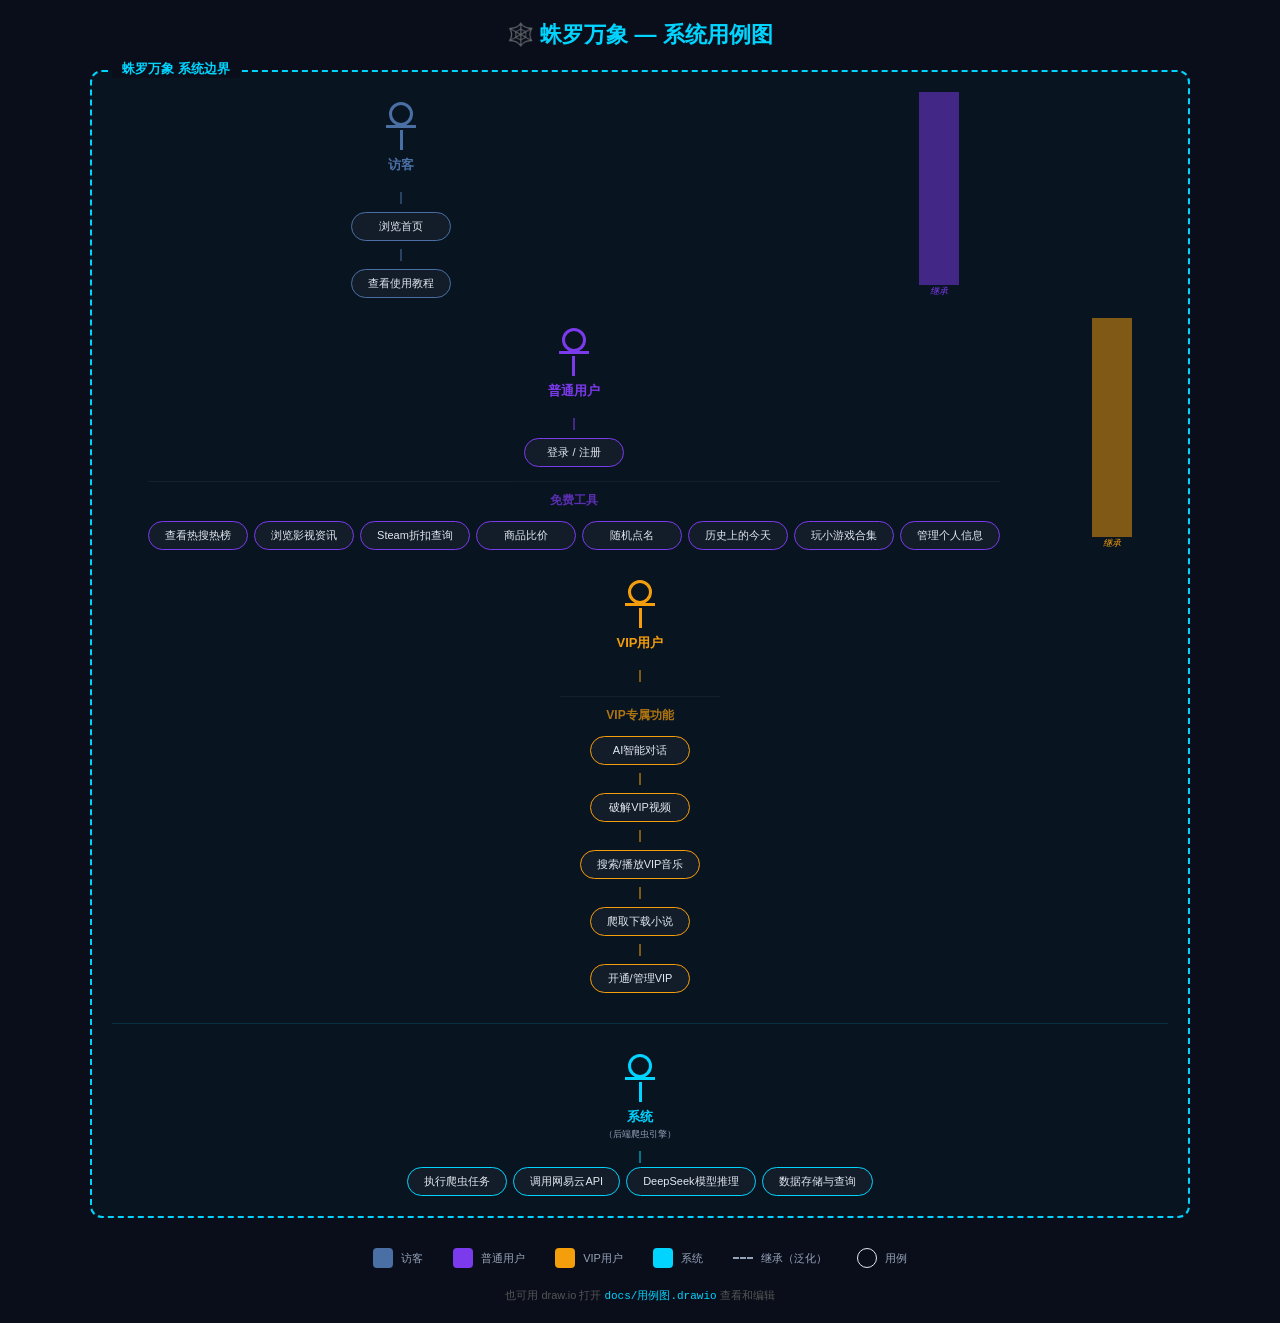
<file: docs/用例图.html>
<!DOCTYPE html>
<html lang="zh-CN">
<head>
<meta charset="UTF-8">
<title>蛛罗万象 - 用例图</title>
<style>
* { margin: 0; padding: 0; box-sizing: border-box; }
body { background: #0a0e1a; font-family: 'Segoe UI','Microsoft YaHei',sans-serif; padding: 20px; }
h1 { text-align: center; color: #00d4ff; margin-bottom: 20px; font-size: 22px; }
.diagram { display: flex; justify-content: center; gap: 30px; position: relative; }

/* System boundary */
.system { border: 2px dashed #00d4ff; border-radius: 12px; padding: 20px; position: relative; background: rgba(0,212,255,0.03); }
.system-label { position: absolute; top: -12px; left: 20px; background: #0a0e1a; padding: 0 10px; color: #00d4ff; font-size: 13px; font-weight: 700; }

/* Columns */
.col { display: flex; flex-direction: column; align-items: center; gap: 8px; min-width: 160px; }

/* Actor */
.actor { display: flex; flex-direction: column; align-items: center; gap: 2px; margin: 10px 0; }
.actor-head { width: 24px; height: 24px; border-radius: 50%; border: 3px solid; }
.actor-body { width: 3px; height: 20px; background: currentColor; }
.actor-arms { width: 30px; height: 3px; background: currentColor; margin-top: -3px; }
.actor-label { font-size: 13px; font-weight: 700; margin-top: 4px; }
.actor-sub { font-size: 9px; color: #94a3b8; }

/* Colors */
.c-visitor { color: #4a6fa5; }
.c-user { color: #7c3aed; }
.c-vip { color: #f59e0b; }
.c-sys { color: #00d4ff; }

/* Use case bubble */
.uc { border-radius: 50px; padding: 6px 16px; font-size: 11px; color: #e2e8f0; text-align: center; min-width: 100px; border: 1.5px solid; background: rgba(255,255,255,0.04); }
.uc.visitor { border-color: #4a6fa5; }
.uc.user { border-color: #7c3aed; }
.uc.vip { border-color: #f59e0b; }
.uc.sys { border-color: #00d4ff; }

/* Line connector */
.connector { width: 2px; height: 12px; background: currentColor; opacity: 0.5; }

/* Horizontal connector */
.h-connector { position: relative; display: flex; align-items: center; }
.h-line { height: 2px; background: #94a3b8; opacity: 0.5; flex: 1; min-width: 60px; }
.h-label { font-size: 9px; color: #94a3b8; font-style: italic; text-align: center; padding: 0 8px; }

/* Section labels */
.section-label { font-size: 12px; color: #94a3b8; font-weight: 600; padding: 10px 0 4px; text-align: center; border-top: 1px solid rgba(255,255,255,0.08); width: 100%; margin-top: 6px; }

/* Legend */
.legend { margin-top: 30px; display: flex; justify-content: center; gap: 30px; flex-wrap: wrap; }
.legend-item { display: flex; align-items: center; gap: 8px; color: #94a3b8; font-size: 11px; }
.legend-color { width: 20px; height: 20px; border-radius: 4px; }
</style>
</head>
<body>

<h1>🕸️ 蛛罗万象 — 系统用例图</h1>

<div class="system" style="max-width:1100px;margin:0 auto">
  <div class="system-label">蛛罗万象 系统边界</div>

  <div style="display:flex;gap:20px;justify-content:space-around;flex-wrap:wrap">

    <!-- ========== 访客列 ========== -->
    <div class="col">
      <div class="actor c-visitor">
        <div class="actor-head" style="border-color:#4a6fa5"></div>
        <div class="actor-arms" style="background:#4a6fa5"></div>
        <div class="actor-body" style="background:#4a6fa5"></div>
        <div class="actor-label" style="color:#4a6fa5">访客</div>
      </div>
      <div class="connector" style="color:#4a6fa5"></div>
      <div class="uc visitor">浏览首页</div>
      <div class="connector" style="color:#4a6fa5"></div>
      <div class="uc visitor">查看使用教程</div>
    </div>

    <!-- 继承箭头 -->
    <div style="display:flex;flex-direction:column;justify-content:center;align-items:center">
      <div class="h-line" style="min-width:40px;background:#7c3aed;border-top:2px dashed #7c3aed;height:0"></div>
      <div class="h-label" style="color:#7c3aed">继承</div>
    </div>

    <!-- ========== 普通用户列 ========== -->
    <div class="col">
      <div class="actor c-user">
        <div class="actor-head" style="border-color:#7c3aed"></div>
        <div class="actor-arms" style="background:#7c3aed"></div>
        <div class="actor-body" style="background:#7c3aed"></div>
        <div class="actor-label" style="color:#7c3aed">普通用户</div>
      </div>
      <div class="connector" style="color:#7c3aed"></div>
      <div class="uc user">登录 / 注册</div>

      <div class="section-label" style="color:#7c3aed;opacity:0.7">免费工具</div>

      <div style="display:flex;flex-wrap:wrap;justify-content:center;gap:6px">
        <div class="uc user">查看热搜热榜</div>
        <div class="uc user">浏览影视资讯</div>
        <div class="uc user">Steam折扣查询</div>
        <div class="uc user">商品比价</div>
        <div class="uc user">随机点名</div>
        <div class="uc user">历史上的今天</div>
        <div class="uc user">玩小游戏合集</div>
        <div class="uc user">管理个人信息</div>
      </div>
    </div>

    <!-- 继承箭头 -->
    <div style="display:flex;flex-direction:column;justify-content:center;align-items:center">
      <div class="h-line" style="min-width:40px;background:#f59e0b;border-top:2px dashed #f59e0b;height:0"></div>
      <div class="h-label" style="color:#f59e0b">继承</div>
    </div>

    <!-- ========== VIP用户列 ========== -->
    <div class="col">
      <div class="actor c-vip">
        <div class="actor-head" style="border-color:#f59e0b"></div>
        <div class="actor-arms" style="background:#f59e0b"></div>
        <div class="actor-body" style="background:#f59e0b"></div>
        <div class="actor-label" style="color:#f59e0b">VIP用户</div>
      </div>
      <div class="connector" style="color:#f59e0b"></div>

      <div class="section-label" style="color:#f59e0b;opacity:0.7">VIP专属功能</div>

      <div class="uc vip">AI智能对话</div>
      <div class="connector" style="color:#f59e0b"></div>
      <div class="uc vip">破解VIP视频</div>
      <div class="connector" style="color:#f59e0b"></div>
      <div class="uc vip">搜索/播放VIP音乐</div>
      <div class="connector" style="color:#f59e0b"></div>
      <div class="uc vip">爬取下载小说</div>
      <div class="connector" style="color:#f59e0b"></div>
      <div class="uc vip">开通/管理VIP</div>
    </div>
  </div>

  <!-- 系统参与者 -->
  <div style="margin-top:30px;padding-top:20px;border-top:1px solid rgba(0,212,255,0.15);display:flex;flex-direction:column;align-items:center">
    <div class="actor c-sys">
      <div class="actor-head" style="border-color:#00d4ff"></div>
      <div class="actor-arms" style="background:#00d4ff"></div>
      <div class="actor-body" style="background:#00d4ff"></div>
      <div class="actor-label" style="color:#00d4ff">系统</div>
      <div class="actor-sub">（后端爬虫引擎）</div>
    </div>
    <div class="connector" style="color:#00d4ff"></div>
    <div style="display:flex;flex-wrap:wrap;justify-content:center;gap:6px;margin-top:4px">
      <div class="uc sys">执行爬虫任务</div>
      <div class="uc sys">调用网易云API</div>
      <div class="uc sys">DeepSeek模型推理</div>
      <div class="uc sys">数据存储与查询</div>
    </div>
  </div>

</div>

<!-- 图例 -->
<div class="legend">
  <div class="legend-item"><div class="legend-color" style="background:#4a6fa5"></div> 访客</div>
  <div class="legend-item"><div class="legend-color" style="background:#7c3aed"></div> 普通用户</div>
  <div class="legend-item"><div class="legend-color" style="background:#f59e0b"></div> VIP用户</div>
  <div class="legend-item"><div class="legend-color" style="background:#00d4ff"></div> 系统</div>
  <div class="legend-item"><div style="width:20px;height:0;border-top:2px dashed #94a3b8"></div> 继承（泛化）</div>
  <div class="legend-item"><div style="width:20px;height:20px;border-radius:50px;border:1.5px solid #e2e8f0"></div> 用例</div>
</div>

<p style="text-align:center;color:#555;font-size:11px;margin-top:20px">
  也可用 draw.io 打开 <code style="color:#00d4ff">docs/用例图.drawio</code> 查看和编辑
</p>

</body>
</html>
</file>
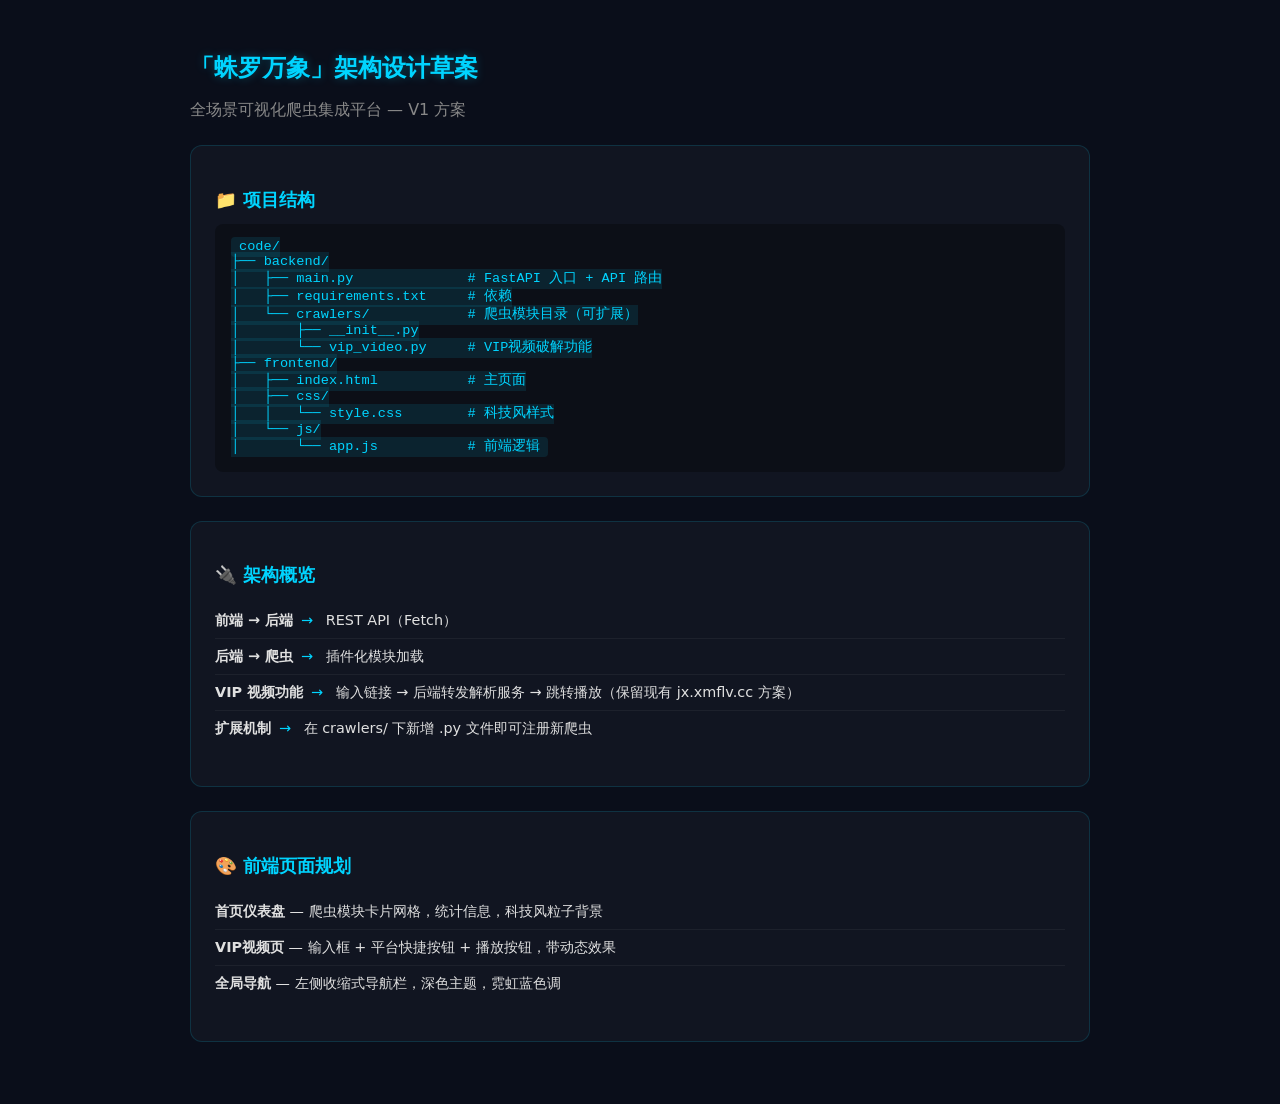
<file: .superpowers/brainstorm/11104-1783068580/content/architecture.html>
﻿<!DOCTYPE html><html><head><meta charset="UTF-8"><title>架构设计</title><style>body{font-family:system-ui,"Microsoft YaHei",sans-serif;background:#0a0e1a;padding:2rem;max-width:900px;margin:0 auto;color:#e0e0e0}h2{font-size:1.5rem;color:#00d4ff;margin-bottom:0.5rem;text-shadow:0 0 10px rgba(0,212,255,0.3)}.subtitle{color:#888;margin-bottom:1.5rem}.section{background:rgba(255,255,255,0.03);border:1px solid rgba(0,212,255,0.15);border-radius:12px;padding:1.5rem;margin-bottom:1.5rem}h3{color:#00d4ff;font-size:1.1rem;margin-bottom:0.75rem;display:flex;align-items:center;gap:0.5rem}ul{list-style:none;padding:0}li{padding:0.5rem 0;border-bottom:1px solid rgba(255,255,255,0.05);font-size:0.9rem}li:last-child{border-bottom:none}code{background:rgba(0,212,255,0.1);padding:0.15rem 0.5rem;border-radius:4px;color:#00d4ff;font-size:0.85rem}.tag{display:inline-block;padding:0.15rem 0.5rem;border-radius:4px;font-size:0.75rem;margin-left:0.5rem}.tag.py{background:#2b5b84;color:#fff}.tag.js{background:#c99d2b;color:#fff}.arrow{color:#00d4ff;margin:0 0.5rem}</style></head><body><h2>「蛛罗万象」架构设计草案</h2><p class="subtitle">全场景可视化爬虫集成平台 — V1 方案</p><div class="section"><h3>📁 项目结构</h3><pre style="background:rgba(0,0,0,0.3);padding:1rem;border-radius:8px;font-size:0.85rem;color:#aaa;margin:0"><code>code/
├── backend/
│   ├── main.py              # FastAPI 入口 + API 路由
│   ├── requirements.txt     # 依赖
│   └── crawlers/            # 爬虫模块目录（可扩展）
│       ├── __init__.py
│       └── vip_video.py     # VIP视频破解功能
├── frontend/
│   ├── index.html           # 主页面
│   ├── css/
│   │   └── style.css        # 科技风样式
│   └── js/
│       └── app.js           # 前端逻辑
</code></pre></div><div class="section"><h3>🔌 架构概览</h3><ul><li><strong>前端 → 后端</strong><span class="arrow">→</span> REST API（Fetch）</li><li><strong>后端 → 爬虫</strong><span class="arrow">→</span> 插件化模块加载</li><li><strong>VIP 视频功能</strong><span class="arrow">→</span> 输入链接 → 后端转发解析服务 → 跳转播放（保留现有 jx.xmflv.cc 方案）</li><li><strong>扩展机制</strong><span class="arrow">→</span> 在 crawlers/ 下新增 .py 文件即可注册新爬虫</li></ul></div><div class="section"><h3>🎨 前端页面规划</h3><ul><li><strong>首页仪表盘</strong> — 爬虫模块卡片网格，统计信息，科技风粒子背景</li><li><strong>VIP视频页</strong> — 输入框 + 平台快捷按钮 + 播放按钮，带动态效果</li><li><strong>全局导航</strong> — 左侧收缩式导航栏，深色主题，霓虹蓝色调</li></ul></div></body></html>
</file>
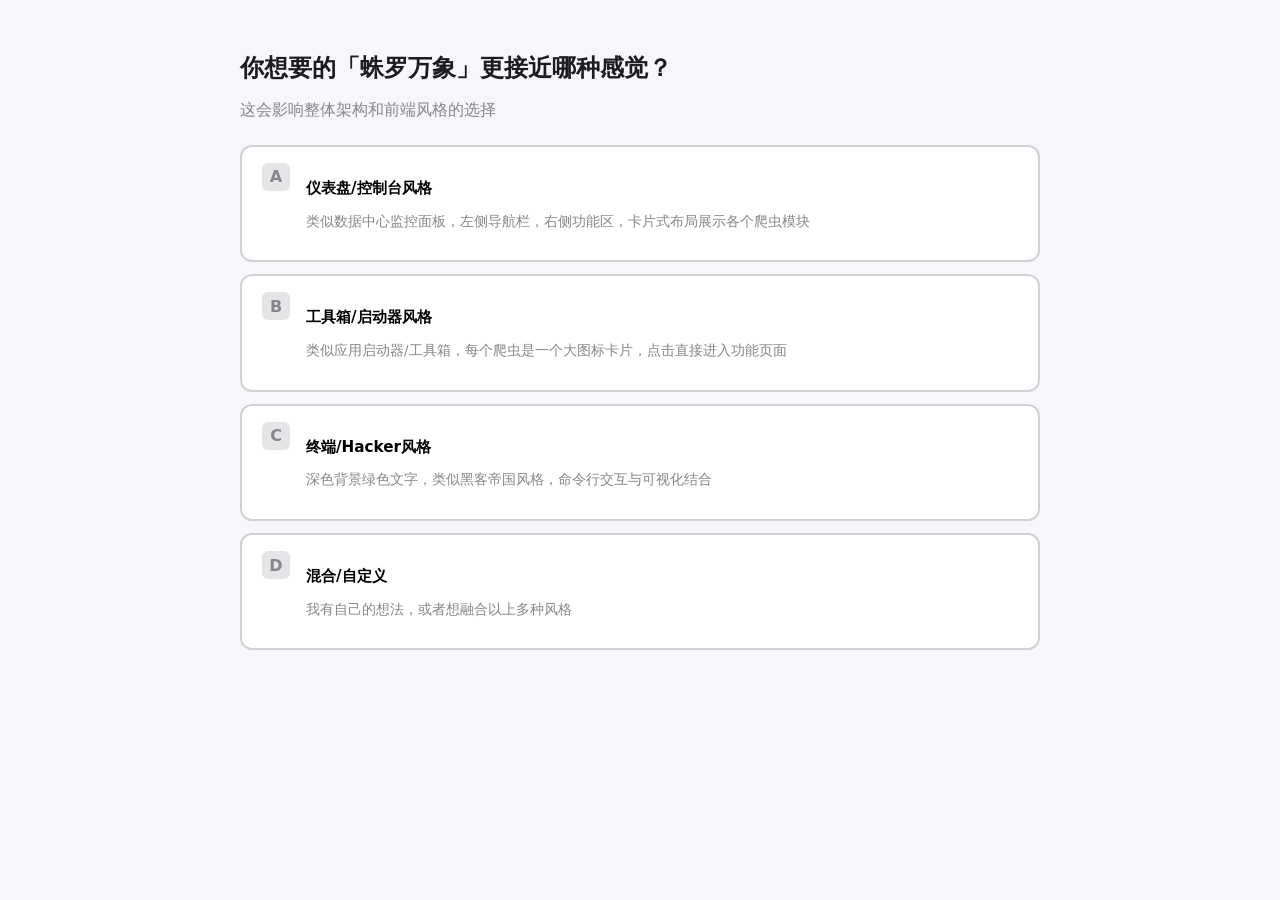
<file: .superpowers/brainstorm/11104-1783068580/content/style-question-v2.html>
﻿<!DOCTYPE html><html><head><meta charset="UTF-8"><title>蛛罗万象 风格选择</title><style>body{font-family:system-ui,"Microsoft YaHei",sans-serif;background:#f5f7fa;padding:2rem;max-width:800px;margin:0 auto}h2{font-size:1.5rem;color:#1d1d1f;margin-bottom:0.5rem}.subtitle{color:#86868b;margin-bottom:1.5rem}.options{display:flex;flex-direction:column;gap:0.75rem}.option{background:#fff;border:2px solid #d1d1d6;border-radius:12px;padding:1rem 1.25rem;cursor:pointer;display:flex;align-items:flex-start;gap:1rem;transition:all 0.15s ease}.option:hover,.option.selected{border-color:#0071e3;background:#e8f4fd}.letter{background:#e5e5e7;color:#86868b;width:1.75rem;height:1.75rem;border-radius:6px;display:flex;align-items:center;justify-content:center;font-weight:600;flex-shrink:0}.option.selected .letter{background:#0071e3;color:#fff}.content{flex:1}.content h3{font-size:0.95rem;margin-bottom:0.15rem}.content p{color:#86868b;font-size:0.85rem}</style></head><body><h2>你想要的「蛛罗万象」更接近哪种感觉？</h2><p class="subtitle">这会影响整体架构和前端风格的选择</p><div class="options" data-multiselect><div class="option" data-choice="dashboard" onclick="this.classList.toggle(&apos;selected&apos;)"><div class="letter">A</div><div class="content"><h3>仪表盘/控制台风格</h3><p>类似数据中心监控面板，左侧导航栏，右侧功能区，卡片式布局展示各个爬虫模块</p></div></div><div class="option" data-choice="toolkit" onclick="this.classList.toggle(&apos;selected&apos;)"><div class="letter">B</div><div class="content"><h3>工具箱/启动器风格</h3><p>类似应用启动器/工具箱，每个爬虫是一个大图标卡片，点击直接进入功能页面</p></div></div><div class="option" data-choice="terminal" onclick="this.classList.toggle(&apos;selected&apos;)"><div class="letter">C</div><div class="content"><h3>终端/Hacker风格</h3><p>深色背景绿色文字，类似黑客帝国风格，命令行交互与可视化结合</p></div></div><div class="option" data-choice="mixed" onclick="this.classList.toggle(&apos;selected&apos;)"><div class="letter">D</div><div class="content"><h3>混合/自定义</h3><p>我有自己的想法，或者想融合以上多种风格</p></div></div></div></body></html>
</file>
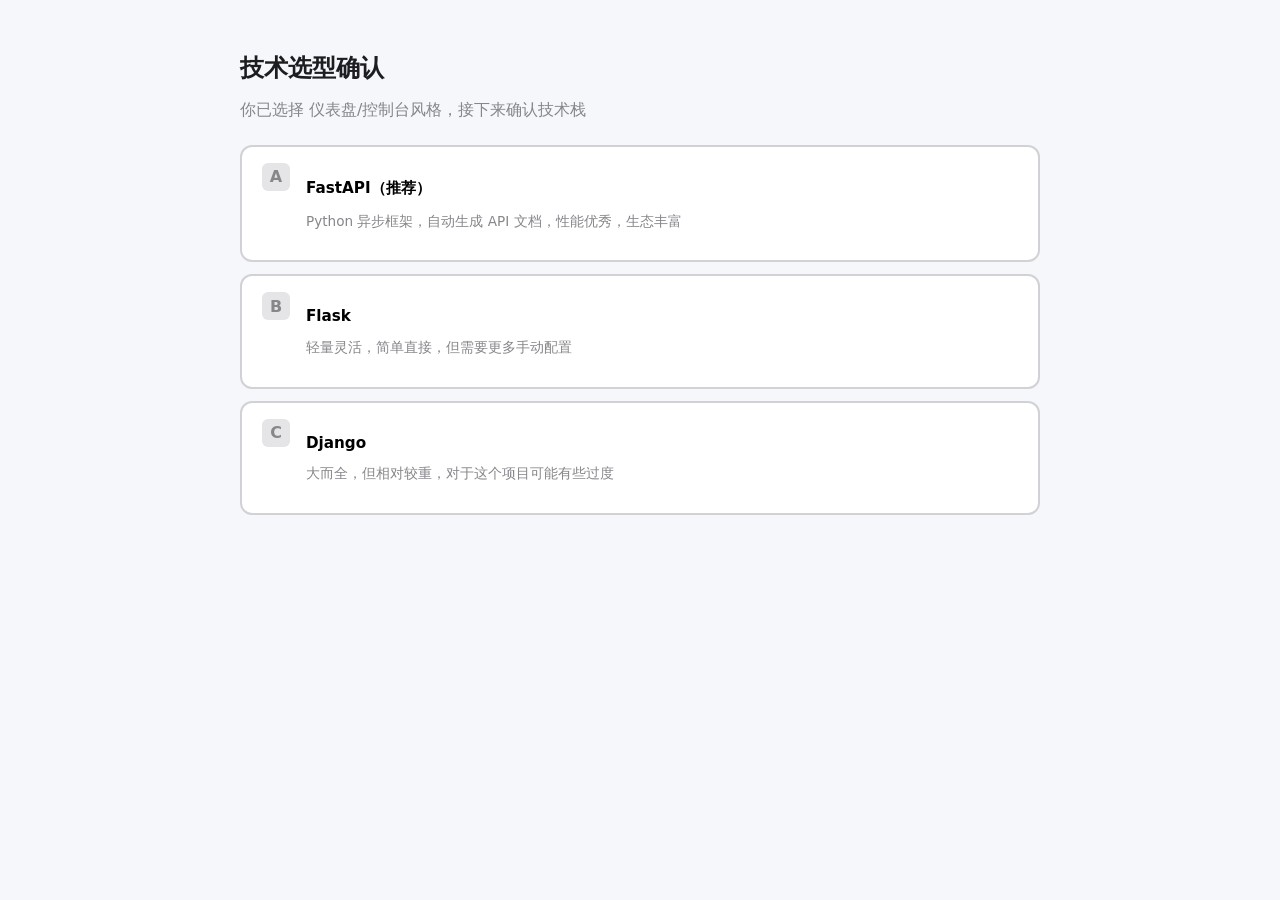
<file: .superpowers/brainstorm/11104-1783068580/content/tech-stack.html>
﻿<!DOCTYPE html><html><head><meta charset="UTF-8"><title>技术选型</title><style>body{font-family:system-ui,"Microsoft YaHei",sans-serif;background:#f5f7fa;padding:2rem;max-width:800px;margin:0 auto}h2{font-size:1.5rem;color:#1d1d1f;margin-bottom:0.5rem}.subtitle{color:#86868b;margin-bottom:1.5rem}.options{display:flex;flex-direction:column;gap:0.75rem}.option{background:#fff;border:2px solid #d1d1d6;border-radius:12px;padding:1rem 1.25rem;cursor:pointer;display:flex;align-items:flex-start;gap:1rem;transition:all 0.15s ease}.option:hover,.option.selected{border-color:#0071e3;background:#e8f4fd}.letter{background:#e5e5e7;color:#86868b;width:1.75rem;height:1.75rem;border-radius:6px;display:flex;align-items:center;justify-content:center;font-weight:600;flex-shrink:0}.option.selected .letter{background:#0071e3;color:#fff}.content{flex:1}.content h3{font-size:0.95rem;margin-bottom:0.15rem}.content p{color:#86868b;font-size:0.85rem}</style></head><body><h2>技术选型确认</h2><p class="subtitle">你已选择 仪表盘/控制台风格，接下来确认技术栈</p><div class="options"><div class="option" data-choice="fastapi" onclick="this.classList.toggle(&apos;selected&apos;)"><div class="letter">A</div><div class="content"><h3>FastAPI（推荐）</h3><p>Python 异步框架，自动生成 API 文档，性能优秀，生态丰富</p></div></div><div class="option" data-choice="flask" onclick="this.classList.toggle(&apos;selected&apos;)"><div class="letter">B</div><div class="content"><h3>Flask</h3><p>轻量灵活，简单直接，但需要更多手动配置</p></div></div><div class="option" data-choice="django" onclick="this.classList.toggle(&apos;selected&apos;)"><div class="letter">C</div><div class="content"><h3>Django</h3><p>大而全，但相对较重，对于这个项目可能有些过度</p></div></div></div></body></html>
</file>
